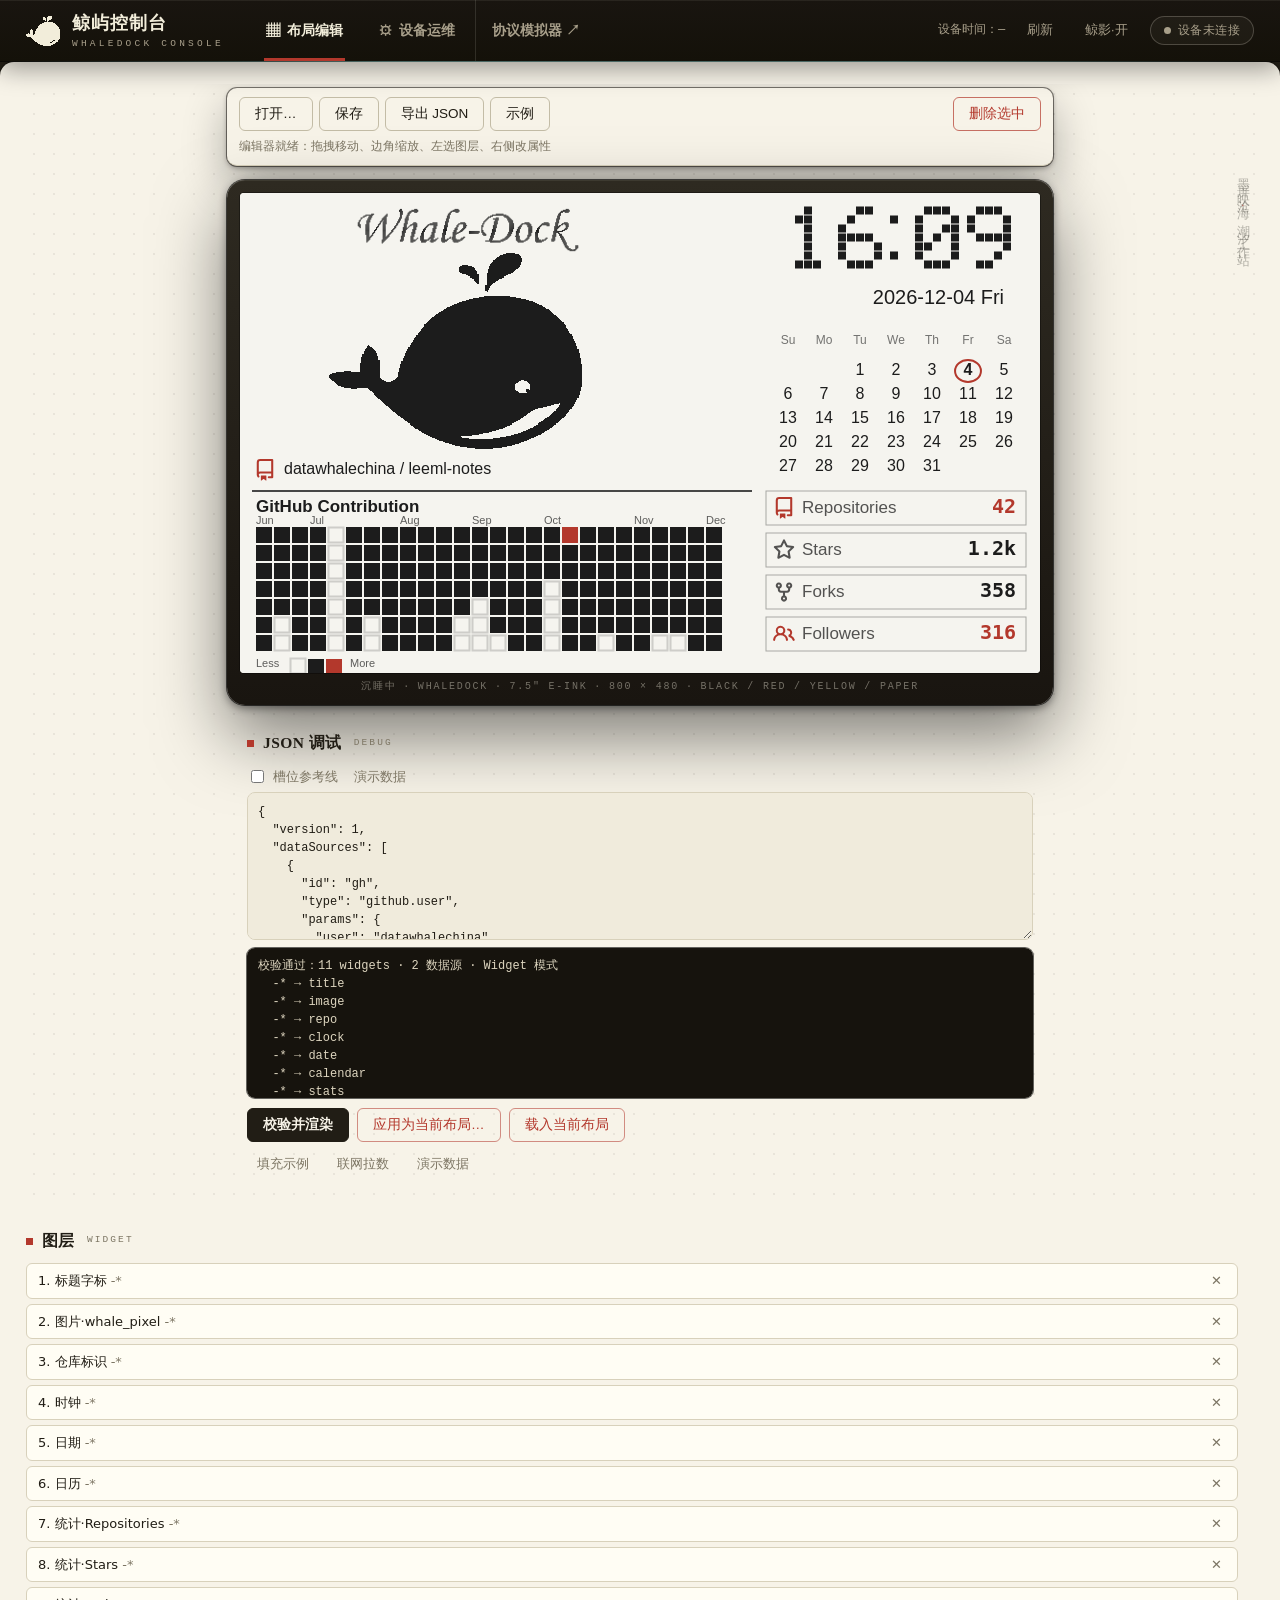
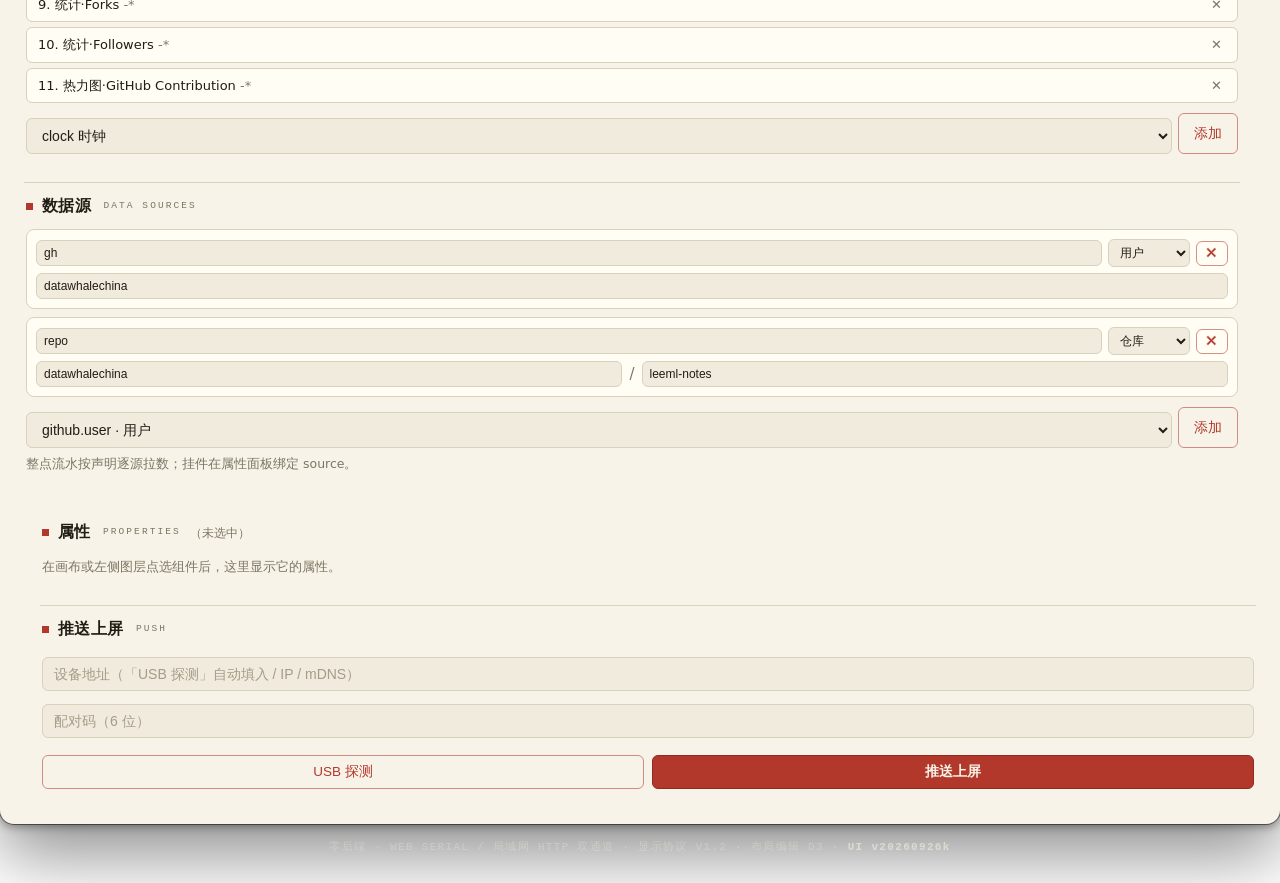
<file: console/index.html>
<!doctype html>
<html lang="zh-CN">
<head>
  <meta charset="utf-8">
  <meta name="viewport" content="width=device-width, initial-scale=1">
  <title>鲸屿 WhaleDock · 控制台</title>
  <link rel="stylesheet" href="css/style.css?v=20260926k">
  <style>
    /* ============ 布局编辑页签（三栏工作台，桌面语言局部样式） ============ */
    #tab-layout { display: flex; gap: 16px; padding: 22px 24px 12px; align-items: flex-start; max-width: 1620px; margin: 0 auto; }

    /* 左栏：图层 + 数据源 */
    #tab-layout .ed-left { width: 240px; flex: none; display: flex; flex-direction: column; gap: 14px; }

    /* 中栏：工作台（真机边框的设备画布直接坐在桌面上） */
    #tab-layout .stage {
      flex: 1; min-width: 0;
      display: flex; flex-direction: column; align-items: center; gap: 14px;
      padding: 4px 0 18px;
    }
    #tab-layout .toolbar {
      width: 100%; max-width: 826px;
      display: flex; gap: 6px; flex-wrap: wrap; align-items: center;
      background: var(--paper); border-radius: 10px;
      padding: 9px 12px;
      box-shadow: 0 0 0 1px rgba(12,9,4,.5), 0 2px 5px rgba(0,0,0,.32), 0 18px 44px rgba(0,0,0,.3);
    }
    #tab-layout .toolbar .spacer { flex: 1; }
    #tab-layout .toolbar #ed-msg { margin: 0; flex-basis: 100%; font-size: 12px; }

    /* 设备画框：整机形态出场（深色边框 + 纸白屏幕 + 铭牌行） */
    #tab-layout .device-frame {
      background: linear-gradient(180deg, #2e2a21, #191510);
      border-radius: 18px; padding: 13px;
      box-shadow: 0 0 0 1px rgba(0,0,0,.65), 0 3px 8px rgba(0,0,0,.45),
                  0 30px 70px rgba(0,0,0,.5), inset 0 1px 0 rgba(243,238,222,.08);
    }
    #tab-layout #holder {
      position: relative; width: 800px; height: 480px;
      background: #fbf9f1; border-radius: 4px;
      box-shadow: 0 0 0 1px rgba(0,0,0,.35);
    }
    #tab-layout #screen { display: block; border-radius: 4px; }
    #tab-layout .device-caption {
      margin-top: 9px; text-align: center;
      font: 10px/1 var(--mono); letter-spacing: .18em;
      color: rgba(243,238,222,.42);
    }
    #tab-layout .slot-hit { position: absolute; border: 1px dashed transparent; cursor: move; }
    #tab-layout .slot-hit:hover { border-color: rgba(179,56,44,.55); }
    #tab-layout .slot-hit.sel { border: 1px solid var(--accent); background: rgba(179,56,44,.05); }

    /* 右栏：属性 / 推送 / JSON 调试 */
    #tab-layout .ed-right { width: 300px; flex: none; display: flex; flex-direction: column; gap: 14px; }

    #tab-layout .layers { list-style: none; margin: 0; padding: 0; display: flex; flex-direction: column; gap: 5px; }
    #tab-layout .layers li {
      padding: 6px 11px; border: 1px solid var(--paper-line); border-radius: 6px; cursor: pointer;
      display: flex; justify-content: space-between; align-items: center; font-size: 13px;
      background: #fffdf4;
    }
    #tab-layout .layers li:hover { border-color: var(--ink); }
    #tab-layout .layers li.sel { border-color: var(--accent); background: rgba(179,56,44,.07); box-shadow: inset 3px 0 0 var(--accent); }
    #tab-layout .layers li .del { color: var(--dim); cursor: pointer; padding: 0 4px; }
    #tab-layout .layers li .del:hover { color: var(--red); }

    #tab-layout .prop-grid { display: grid; grid-template-columns: 72px 1fr; gap: 9px 10px; font-size: 13px; align-items: center; }
    #tab-layout .prop-grid label { color: var(--dim); text-align: right; margin: 0; font-size: 12.5px; }
    #tab-layout .prop-grid input[type=text], #tab-layout .prop-grid input[type=number], #tab-layout .prop-grid select {
      width: 100%; padding: 5px 9px; margin-top: 0; font-size: 13px;
    }
    #tab-layout .ed-actions { display: flex; gap: 8px; flex-wrap: wrap; }
    #tab-layout #prop-empty { margin: 2px 0 0; }
    #tab-layout #props:not(:empty) + #prop-empty { display: none; }

    /* 添加 widget / 数据源 下拉行 */
    #tab-layout .add-bar { display: flex; gap: 6px; margin-top: 10px; }
    #tab-layout .add-bar select { flex: 1; }

    /* 数据源卡（协议 §5） */
    #tab-layout .src-list { display: flex; flex-direction: column; gap: 8px; }
    #tab-layout .src-item { border: 1px solid var(--paper-line); border-radius: 8px; padding: 9px;
                            display: flex; flex-direction: column; gap: 6px; background: #fffdf4; }
    #tab-layout .src-row { display: flex; gap: 6px; align-items: center; }
    #tab-layout .src-row input { flex: 1; min-width: 0; }
    #tab-layout .src-row select { width: 82px; flex: none; }
    #tab-layout .src-row button { flex: none; padding: 4px 8px; }
    #tab-layout .src-item input, #tab-layout .src-item select {
      background: var(--well); color: var(--text); font-size: 12px; margin-top: 0;
      border: 1px solid var(--paper-line); border-radius: 6px; padding: 5px 7px;
    }

    /* JSON 调试卡 */
    #tab-layout #json {
      width: 100%; box-sizing: border-box; resize: vertical; min-height: 120px; margin-top: 4px;
      font: 12px/1.5 var(--mono);
      background: var(--well); color: var(--text);
      border: 1px solid var(--paper-line); border-radius: 8px; padding: 10px;
    }
    #tab-layout #verdict {
      margin: 8px 0 0; max-height: 150px; overflow: auto;
      background: var(--terminal); color: var(--terminal-text);
      border-radius: 8px; padding: 9px 11px;
      box-shadow: 0 0 0 1px rgba(0,0,0,.6);
      font: 12px/1.5 var(--mono); white-space: pre-wrap; word-break: break-all;
    }
    #tab-layout #verdict:empty { display: none; }
    #tab-layout .verdict.ok { color: #7fc9a0; }
    #tab-layout .verdict.bad { color: #e2857b; }

    /* Moveable 控制框主题化（墨黑手柄 + 屏红参考线） */
    .moveable-control { background: var(--ink) !important; border: 2px solid var(--paper) !important;
                        border-radius: 2px !important; width: 10px !important; height: 10px !important;
                        margin-top: -6px !important; margin-left: -6px !important; }
    .moveable-line { background: var(--accent) !important; }

    @media (max-width: 1470px) {
      #tab-layout { flex-direction: column; }
      #tab-layout .stage { order: -1; width: 100%; overflow-x: auto; padding-bottom: 10px; }
      #tab-layout .ed-left, #tab-layout .ed-right { width: 100%; }
    }
  </style>
</head>
<body>

<canvas class="whale-drift" id="driftWhale" aria-hidden="true"></canvas>

<!-- ============ 顶栏：墨带（品牌 / 页签 / 设备状态） ============ -->
<header class="mast">
  <div class="brand">
    <canvas id="brand-whale" width="34" height="30"></canvas>
    <div>
      <div class="brand-name">鲸屿控制台</div>
      <div class="brand-sub">WHALEDOCK CONSOLE</div>
    </div>
  </div>
  <nav class="nav">
    <button type="button" id="tab-layout-btn" class="tab on">▦&ensp;布局编辑</button>
    <button type="button" id="tab-device-btn" class="tab">⚙&ensp;设备运维</button>
    <a class="tab-link" href="simulator.html">协议模拟器 ↗</a>
  </nav>
  <div class="mast-status">
    <span id="dev-time" class="dev-time">设备时间：—</span>
    <button id="btn-time" class="ghost" title="向设备请求当前时间">刷新</button>
    <button id="btn-tide" class="ghost" title="顶栏鲸影：开（52s 一渡）/ 频（26s）/ 关">鲸影·开</button>
    <div id="badge" class="badge off">设备未连接</div>
  </div>
</header>

<!-- ============ 页签一：布局编辑（三栏工作台） ============ -->
<div id="tab-layout" class="tab-panel content">
  <!-- 左栏：图层 + 数据源 -->
  <div class="ed-left">
    <section class="card">
      <h2>图层 <span class="en">WIDGET</span></h2>
      <ul id="layers" class="layers"></ul>
      <div class="add-bar">
        <select id="add-type">
          <option value="clock">clock 时钟</option>
          <option value="date">date 日期</option>
          <option value="calendar">calendar 日历</option>
          <option value="stats">stats 统计</option>
          <option value="barChart">barChart 柱状图</option>
          <option value="heatMap">heatMap 热力图</option>
          <option value="repo">repo 仓库标识</option>
          <option value="title">title 标题字标</option>
          <option value="text">text 文字</option>
          <option value="image">image 图片</option>
        </select>
        <button type="button" id="btn-add" class="flat">添加</button>
      </div>
    </section>
    <section class="card">
      <h2>数据源 <span class="en">DATA SOURCES</span></h2>
      <div id="src-list" class="src-list"></div>
      <div class="add-bar">
        <select id="src-add-type">
          <option value="github.user">github.user · 用户</option>
          <option value="github.repo">github.repo · 仓库</option>
        </select>
        <button type="button" id="btn-src-add" class="flat">添加</button>
      </div>
      <p class="hint">整点流水按声明逐源拉数；挂件在属性面板绑定 source。</p>
    </section>
  </div>

  <!-- 中栏：工作台 -->
  <div class="stage">
    <div class="toolbar">
      <button type="button" id="btn-open">打开…</button>
      <button type="button" id="btn-save">保存</button>
      <button type="button" id="btn-export">导出 JSON</button>
      <button type="button" id="btn-load-sample">示例</button>
      <span class="spacer"></span>
      <button type="button" id="btn-del" class="danger">删除选中</button>
      <div id="ed-msg" class="hint"></div>
    </div>
    <div class="device-frame">
      <div id="holder">
        <canvas id="screen" width="800" height="480"></canvas>
      </div>
      <div class="device-caption"><span id="cap-state">沉睡中</span>&ensp;·&ensp;WHALEDOCK&ensp;·&ensp;7.5″ E-INK&ensp;·&ensp;800 × 480&ensp;·&ensp;BLACK / RED / YELLOW / PAPER</div>
    </div>
    <div class="inscription" aria-hidden="true">墨屏映沧海<i>·</i>潮汐工作站</div>

    <section class="card">
      <h2>JSON 调试 <span class="en">DEBUG</span></h2>
      <div class="row" style="margin-top:0;align-items:center;gap:16px">
        <label class="inline"><input type="checkbox" id="guides"> 槽位参考线</label>
        <span id="data-state" class="hint" style="margin:0">演示数据</span>
      </div>
      <textarea id="json" rows="7" spellcheck="false"></textarea>
      <pre id="verdict" class="fs-content verdict"></pre>
      <div class="row">
        <button type="button" id="btn-render" class="primary">校验并渲染</button>
        <button type="button" id="btn-json-apply" class="flat">应用为当前布局…</button>
        <button type="button" id="btn-json-load" class="flat">载入当前布局</button>
      </div>
      <div class="row">
        <button type="button" id="btn-sample" class="ghost">填充示例</button>
        <button type="button" id="btn-live" class="ghost">联网拉数</button>
        <button type="button" id="btn-demo" class="ghost">演示数据</button>
      </div>
    </section>
  </div>

  <!-- 右栏：属性 / 推送 / JSON 调试 -->
  <div class="ed-right">
    <section class="card">
      <h2>属性 <span class="en">PROPERTIES</span> <span id="prop-title">（未选中）</span></h2>
      <div class="prop-grid" id="props"></div>
      <p class="hint" id="prop-empty">在画布或左侧图层点选组件后，这里显示它的属性。</p>
    </section>

    <section class="card push-card">
      <h2>推送上屏 <span class="en">PUSH</span></h2>
      <div class="row" id="device-row" style="flex-direction:column;align-items:stretch;margin-top:0">
        <input id="dev-addr" type="text" placeholder="设备地址（「USB 探测」自动填入 / IP / mDNS）">
        <input id="dev-key" type="password" maxlength="6" placeholder="配对码（6 位）">
        <div class="row" style="margin-top:0">
          <button type="button" id="btn-probe" class="flat" title="经 USB 串口向设备发 ip 指令，取回 IP 与 mDNS 域名自动填入" style="flex:1">USB 探测</button>
          <button type="button" id="btn-push" style="flex:1">推送上屏</button>
        </div>
      </div>
      <div class="seal" id="push-seal" aria-hidden="true">已<br>上<br>屏</div>
    </section>

  </div>
</div>

<!-- ============ 页签二：设备运维（分区分栏运维台） ============ -->
<main id="tab-device" class="tab-panel content" hidden>

  <div class="zone z-a">01 · 通道 CHANNELS — 串口 / WI-FI / 局域网</div>

  <section class="card c-device">
    <h2>设备连接 <span class="en">SERIAL</span></h2>
    <p class="hint">首次使用点「添加串口…」，按引导选中 <b>USB 串行设备 (COM…)</b> 即可——授权<b>一生只需一次</b>。USB-C 插 DevKitC-1 标 "USB" 的口；连接前关闭占用串口的程序。</p>
    <label id="port-area" hidden>已授权串口
      <select id="port-select"></select>
    </label>
    <div class="row">
      <button id="btn-connect" class="primary">连接设备</button>
      <button id="btn-port-add">添加串口…</button>
      <button id="btn-disconnect" disabled>断开</button>
      <button type="button" id="btn-reboot" class="ghost">重启</button>
    </div>
    <div id="pick-modal" class="modal" hidden>
      <div class="modal-box">
        <h3>浏览器串口授权（仅首次）</h3>
        <p>点「继续」后，浏览器会弹出它自己的串口选择框：<br>选择名称为 <b>USB 串行设备 (COM…)</b> 的端口并点「连接」。<br>这是浏览器的安全机制，授权一次后本页将直接连接，不再出现。</p>
        <div class="row">
          <button id="btn-pick-go" class="primary">继续</button>
          <button id="btn-pick-cancel">取消</button>
        </div>
      </div>
    </div>
  </section>

  <section class="card c-wifi">
    <h2>Wi-Fi 配网 <span class="en">PROVISION</span></h2>
    <div id="wifi-state" class="wifi-state">海里还没有信号——插上 USB 连接设备后，这里显示凭据状态。</div>
    <form id="wifi-form">
      <label>SSID（网络名，2.4GHz）
        <input id="ssid" type="text" placeholder="例如 TP-LINK_5F2A" autocomplete="off" required>
      </label>
      <label>密码
        <input id="pass" type="password" placeholder="WPA 密码，至少 8 位" autocomplete="off" minlength="8" required>
      </label>
      <label class="inline"><input id="show-pass" type="checkbox"> 显示密码</label>
      <p class="hint">SSID / 密码暂不能包含英文逗号（串口 CLI 协议限制）。ESP32-S3 仅支持 2.4GHz。</p>
      <div class="row">
        <button type="submit" class="primary">保存并连接</button>
        <button type="button" id="btn-status">状态查询</button>
        <button type="button" id="btn-scan">扫描周边</button>
        <button type="button" id="btn-clear" class="danger">清除凭据</button>
      </div>
    </form>
    <div id="scan-list" class="scan-list"></div>
  </section>

  <section class="card c-net">
    <h2>局域网设备 <span class="en">HTTP</span><span id="net-badge" class="badge off">未连接</span></h2>
    <p class="hint">串口之外的 Wi-Fi 直连通道（设备自动注册 <b>whaledock-xxxx.local</b>）。状态/流水/OTA/重启均可走网络；日志仍走串口。与串口通道互不干扰，<b>烧录/升级不再需要断开串口</b>。</p>
    <div class="net-left">
      <label>设备地址
        <input id="net-host" type="text" placeholder="whaledock-xxxxxx.local 或 192.168.x.x" autocomplete="off">
      </label>
      <label>设备配对码
        <input id="net-key" type="password" inputmode="numeric" maxlength="6" placeholder="6 位（设备串口输 key 查看）" autocomplete="off">
      </label>
      <div id="net-hint" class="hint" hidden></div>
      <div class="row">
        <button type="button" id="btn-net" class="primary">连接</button>
        <button type="button" id="btn-net-off" disabled>断开</button>
        <button type="button" id="btn-net-refresh" disabled>刷新</button>
      </div>
      <div class="row">
        <button type="button" id="btn-net-pipe" disabled>立即拉取</button>
        <button type="button" id="btn-net-demo" class="flat" disabled>推送测试图</button>
        <button type="button" id="btn-net-ota" class="flat" disabled>升级到最新版</button>
        <button type="button" id="btn-net-reboot" class="danger" disabled>重启…</button>
      </div>
    </div>
    <div id="net-state" class="wifi-state">未连接</div>
  </section>

  <div class="zone z-b">02 · 数据与固件 DATA &amp; FIRMWARE</div>

  <section class="card c-config">
    <h2>兜底数据配置 <span class="en">FALLBACK</span></h2>
    <div id="cfg-state" class="wifi-state">连接设备后显示当前配置</div>
    <form id="cfg-form">
      <label>GitHub 用户 / 组织
        <input id="cfg-user" type="text" placeholder="例如 datawhalechina" autocomplete="off">
      </label>
      <label>仓库（owner/repo，可粘贴完整地址）
        <input id="cfg-repo" type="text" placeholder="例如 datawhalechina/leeml-notes" autocomplete="off">
      </label>
      <label>Token（可选，PAT，限额 60/h → 5000/h）
        <input id="cfg-token" type="password" placeholder="留空 = 不修改；仅存设备，不回显" autocomplete="off">
      </label>
      <label class="inline"><input id="show-token" type="checkbox"> 显示 Token</label>
      <p class="hint">布局未声明数据源时本卡生效；留空的项不修改。日常显示内容由「布局编辑 · 数据源」决定。</p>
      <div class="row">
        <button type="submit" class="primary">保存配置</button>
        <button type="button" id="btn-pipe">立即拉取</button>
        <button type="button" id="btn-cfg-clear-repo" class="danger">清除仓库</button>
        <button type="button" id="btn-cfg-clear-token" class="danger">清除 Token</button>
      </div>
    </form>
  </section>

  <section class="card c-gh">
    <h2>GitHub 数据 <span class="en">GITHUB</span></h2>
    <label>用户 / 组织登录名
      <input id="gh-user" type="text" placeholder="例如 torvalds 或 datawhalechina" autocomplete="off">
    </label>
    <div class="row">
      <button type="button" id="btn-gh-user" class="primary">查询用户</button>
    </div>
    <label>仓库（owner/repo，可粘贴完整地址）
      <input id="gh-repo" type="text" placeholder="例如 datawhalechina/leeml-notes" autocomplete="off">
    </label>
    <div class="row">
      <button type="button" id="btn-gh-repo" class="primary">查询仓库</button>
      <button type="button" id="btn-gh-commits">近 12 周提交</button>
    </div>
    <div id="gh-result" class="wifi-state">尚未查询</div>
    <div id="gh-bars" class="bars"></div>
  </section>

  <section class="card c-ota">
    <h2>固件升级 <span class="en">OTA</span></h2>
    <div id="ota-state" class="wifi-state">当前固件版本：连接后显示</div>
    <label>固件 .bin 直链
      <input id="ota-url" type="text" value="https://github.com/Lion-1209/WhaleDock-Project/releases/latest/download/firmware.bin" autocomplete="off">
    </label>
    <div class="row">
      <button type="button" id="btn-ota" class="primary">开始升级</button>
      <button type="button" id="btn-ota-confirm">确认新固件</button>
      <button type="button" id="btn-ota-rollback" class="danger">回滚…</button>
    </div>
    <div class="progress"><div id="ota-progress"></div></div>
    <p class="hint">写入备用分区 → 重启进入新固件 → 健康运行 90s 自动确认。下载/校验失败不影响当前固件。</p>
  </section>

  <section class="card c-store">
    <h2>存储 <span class="en">LITTLEFS</span></h2>
    <p class="hint">目录可点击进入，文件可点击查看内容（config.json / cache/*.json）。</p>
    <div id="fs-list" class="scan-list"></div>
    <pre id="fs-content" class="fs-content"></pre>
    <div class="row">
      <button type="button" id="btn-fs-refresh" class="primary">刷新文件列表</button>
      <button type="button" id="btn-fs-format" class="danger">格式化…</button>
    </div>
  </section>

  <section class="card c-log log-card">
    <h2>设备日志 <span class="en">DEVICE LOG</span><button type="button" id="btn-log-clear" class="ghost">清空</button></h2>
    <div id="log" class="log"></div>
    <div class="row cmd-row">
      <input id="cmd" type="text" placeholder="输入命令发送到设备，如 help / gh user torvalds，回车发送" autocomplete="off">
      <button id="btn-send">发送</button>
      <label class="inline"><input id="autoscroll" type="checkbox" checked> 自动滚动</label>
    </div>
  </section>
</main>

<footer>零后端 · WEB SERIAL / 局域网 HTTP 双通道 · 显示协议 V1.2 · 布局编辑 D3 · <b style="color:rgba(243,238,222,.6)">UI v20260926k</b></footer>

<!-- 页签切换（hash 记忆：#layout / #device） -->
<script>
  (function () {
    const show = (name) => {
      const isLayout = name !== 'device';
      document.getElementById('tab-layout').hidden = !isLayout;
      document.getElementById('tab-device').hidden = isLayout;
      document.getElementById('tab-layout-btn').classList.toggle('on', isLayout);
      document.getElementById('tab-device-btn').classList.toggle('on', !isLayout);
      if (isLayout && window.__editorOnTabShow) window.__editorOnTabShow();
    };
    const apply = () => show((location.hash || '#layout').replace('#', ''));
    window.addEventListener('hashchange', apply);
    document.getElementById('tab-layout-btn').addEventListener('click', () => { location.hash = 'layout'; });
    document.getElementById('tab-device-btn').addEventListener('click', () => { location.hash = 'device'; });
    apply();
  })();
</script>

<!-- Moveable：拖拽/缩放交互层（MIT，唯一外部依赖，自托管兜底见 README） -->
<script src="vendor/moveable.min.js"></script>

<script src="js/title_art.js?v=20260924c"></script>
<script src="js/whale_art.js?v=20260924"></script>
<script>
  // 鲸鱼 1bpp 位图（whale_pixel，220×192，与设备同源）：通用点绘助手
  // __drawWhaleAt(g, x, y, scale, color) 画到任意 2d 上下文；__drawWhale 整卡封装
  window.__drawWhaleAt = function (g, x, y, scale, color) {
    const art = window.WHALE_ART;
    if (!art) return;
    const b = Uint8Array.from(atob(art.data), (ch) => ch.charCodeAt(0));
    const stride = (art.w + 7) >> 3;
    g.fillStyle = color;
    for (let yy = 0; yy < art.h; yy++)
      for (let xx = 0; xx < art.w; xx++)
        if (b[yy * stride + (xx >> 3)] & (0x80 >> (xx & 7)))
          g.fillRect(x + Math.floor(xx * scale), y + Math.floor(yy * scale),
                     Math.max(1, Math.ceil(scale)), Math.max(1, Math.ceil(scale)));
  };
  window.__drawWhale = function (canvas, scale, color) {
    canvas.width = Math.ceil(220 * scale); canvas.height = Math.ceil(192 * scale);
    window.__drawWhaleAt(canvas.getContext('2d'), 0, 0, scale, color);
  };
  // 顶栏品牌位：墨带上以纸色点绘（墨的负片）
  window.__drawWhale(document.getElementById('brand-whale'), 34 / 220, '#f2edda');
  // 鲸影穿行（潮汐）：默认 rare 52s 一渡，可切 often/off；reduced-motion 由 CSS 静默
  (function () {
    const btn = document.getElementById('btn-tide');
    const w = document.getElementById('driftWhale');
    if (!btn || !w) return;
    window.__drawWhale(w, 0.5, 'rgba(35,34,28,.9)');
    const apply = () => {
      const mode = localStorage.getItem('whaledock.tide') || 'rare';
      btn.textContent = '鲸影·' + (mode === 'off' ? '关' : mode === 'often' ? '频' : '开');
      w.style.display = mode === 'off' ? 'none' : '';
      w.style.animationDuration = mode === 'often' ? '26s' : '52s';
    };
    btn.addEventListener('click', () => {
      const cur = localStorage.getItem('whaledock.tide') || 'rare';
      localStorage.setItem('whaledock.tide', cur === 'rare' ? 'off' : cur === 'off' ? 'often' : 'rare');
      apply();
    });
    apply();
  })();
</script>
<script src="js/sim.js?v=20260926c"></script>
<script src="js/editor.js?v=20260926i"></script>
<script type="module" src="js/app.js?v=20260925e"></script>
</body>
</html>
</file>
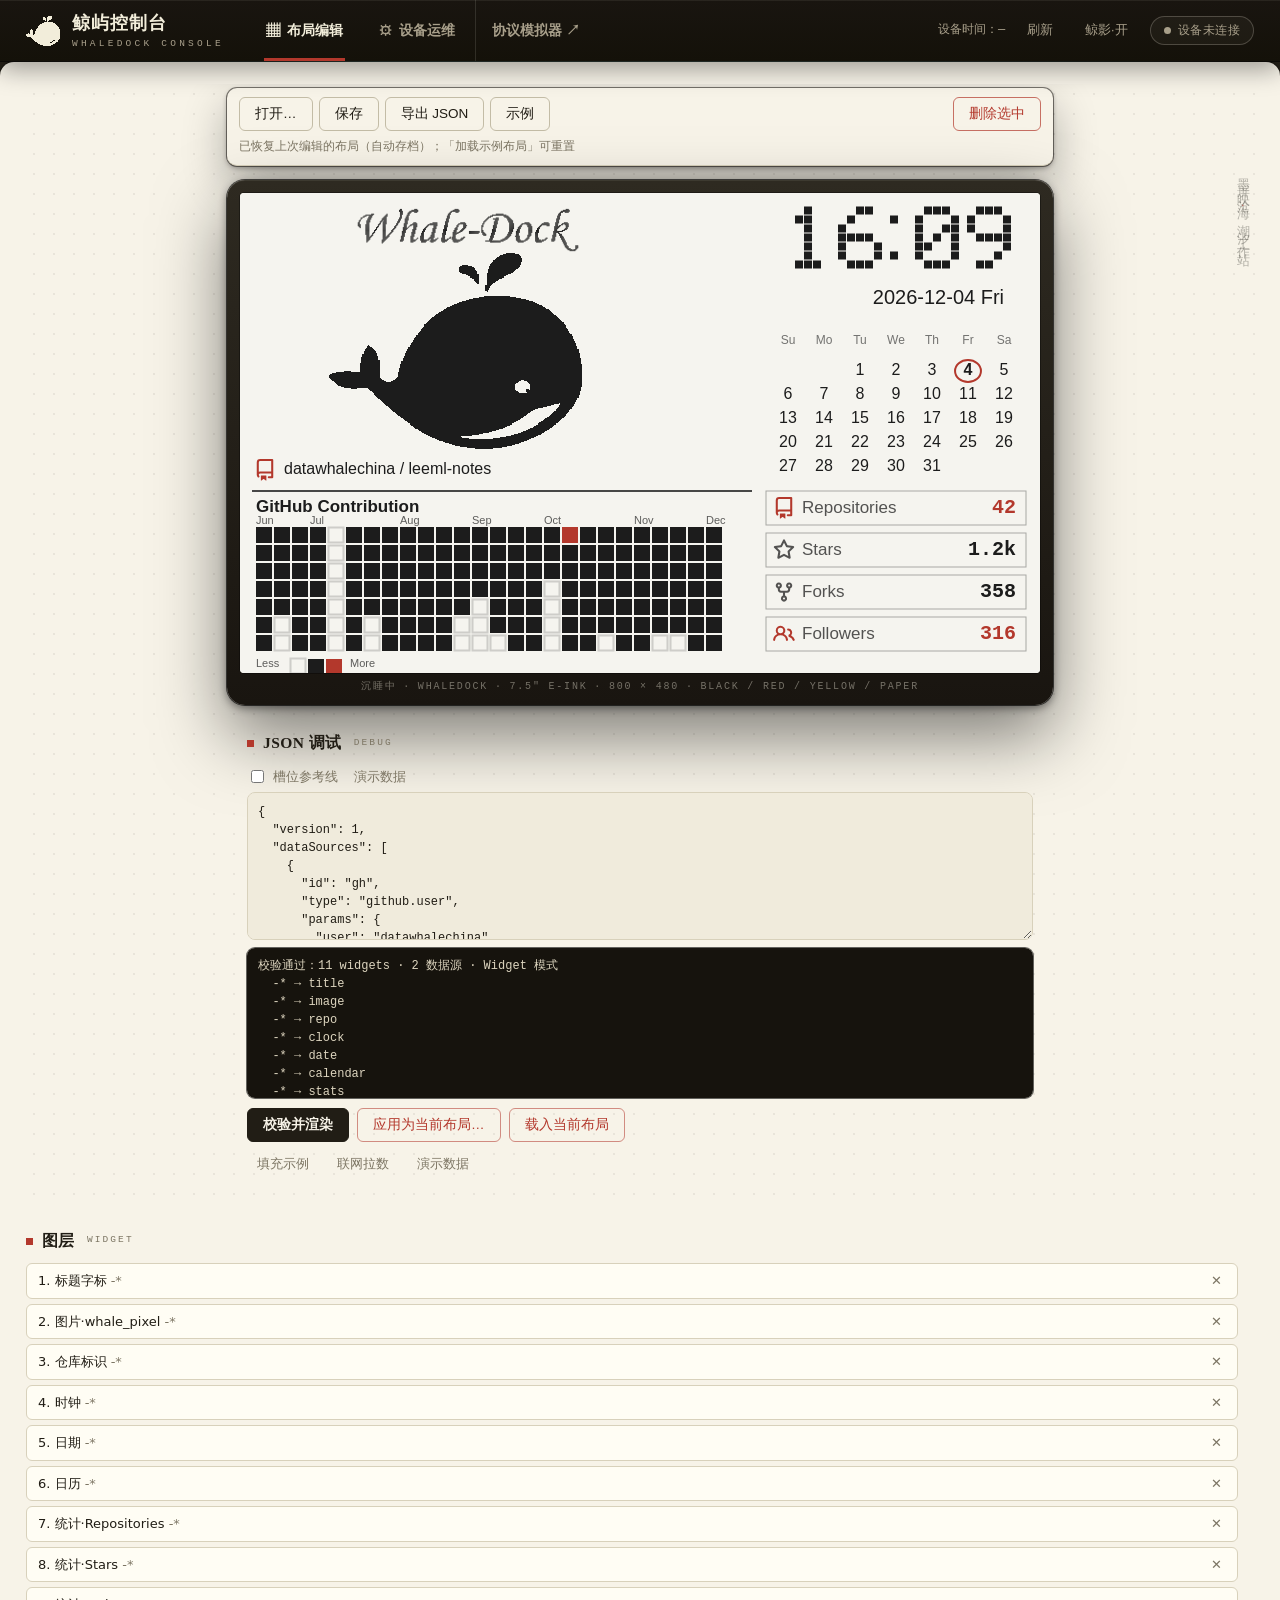
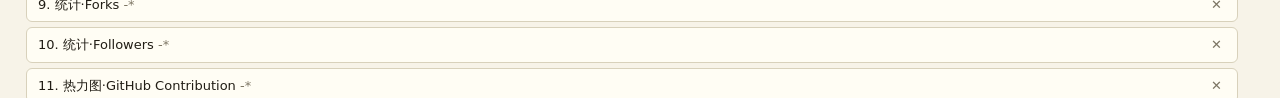
<file: console/editor.html>
<!doctype html>
<html lang="zh-CN">
<head>
<meta charset="utf-8">
<title>鲸屿 WhaleDock · 布局编辑器（已并入控制台）</title>
<meta http-equiv="refresh" content="0; url=index.html#layout">
<link rel="canonical" href="index.html#layout">
</head>
<body style="background:#0f1419;color:#d8e1ea;font-family:'Segoe UI','Microsoft YaHei',sans-serif;padding:40px">
  <p>布局编辑器已并入控制台（index.html · 「布局编辑」页签），正在跳转…
  <a href="index.html#layout" style="color:#4da3ff">手动前往 →</a></p>
</body>
</html>
</file>
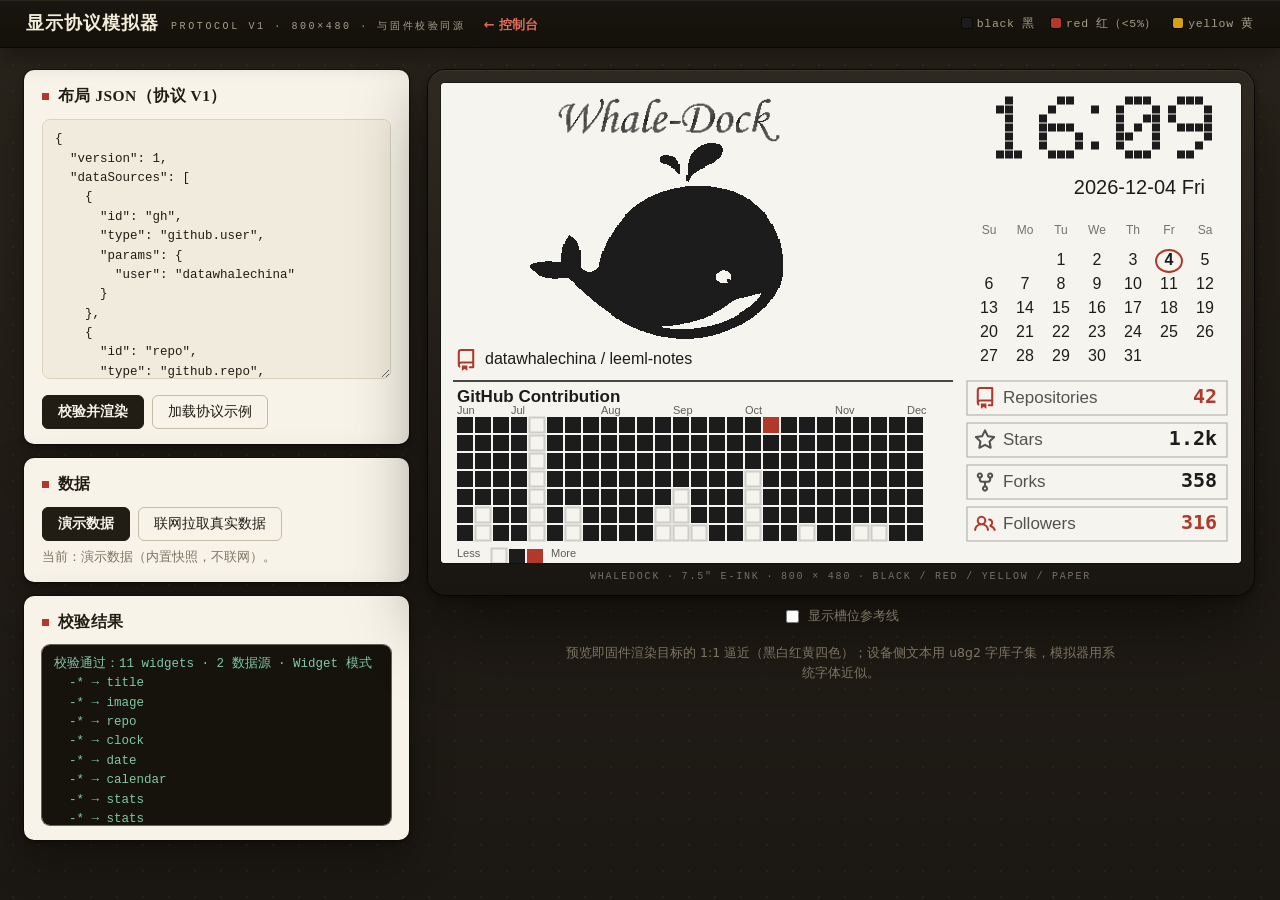
<file: console/simulator.html>
<!doctype html>
<html lang="zh-CN">
<head>
  <meta charset="utf-8">
  <meta name="viewport" content="width=device-width, initial-scale=1">
  <title>鲸屿 WhaleDock · 显示协议 v1 模拟器</title>
  <style>
    /* 「桌面」语言（与 css/style.css 同源的自包含版） */
    :root {
      --desk-hi: #2a251c; --desk-lo: #1b1712;
      --dark-dim: #a89f8a; --dark-line: rgba(243, 238, 222, .13);
      --paper: #f7f3e8; --well: #f0ebdc; --paper-line: #d8d1bb;
      --ink: #211d15; --text: #211d15; --dim: #7c7563;
      --accent: #b3382c; --red: #b3382c; --red-deep: #8f2a20;
      --yellow: #d4a017; --green: #3d7a58;
      --terminal: #16130d; --terminal-text: #ddd5bf;
      --mono: "Cascadia Mono", Consolas, "Courier New", monospace;
      --serif: Georgia, "Times New Roman", "STZhongsong", "SimSun", "Songti SC", "Noto Serif CJK SC", serif;
      color-scheme: light;
    }
    * { box-sizing: border-box; }
    body {
      margin: 0; color: var(--text);
      font: 15px/1.65 "Segoe UI", "Microsoft YaHei", system-ui, sans-serif;
      background:
        radial-gradient(rgba(243, 238, 222, .045) 1px, transparent 1px) 0 0 / 26px 26px,
        linear-gradient(180deg, var(--desk-hi), var(--desk-lo));
      background-attachment: fixed;
      min-height: 100vh;
    }
    ::selection { background: var(--yellow); color: var(--ink); }

    header {
      position: sticky; top: 0; z-index: 5;
      display: flex; align-items: center; justify-content: space-between;
      flex-wrap: wrap; gap: 8px 18px;
      padding: 12px 26px;
      background: linear-gradient(180deg, #191510, #141109);
      border-bottom: 1px solid #0b0906;
      box-shadow: 0 1px 0 rgba(243, 238, 222, .07) inset, 0 8px 24px rgba(0, 0, 0, .35);
    }
    h1 { display: flex; align-items: baseline; gap: 12px; margin: 0; }
    h1 .t { font: 700 18px/1.3 var(--serif); color: #f2edda; letter-spacing: 1px; }
    h1 small { font: 500 10px/1 var(--mono); color: var(--dark-dim); letter-spacing: .26em; }
    h1 a { color: #e06a5c; text-decoration: none; font-size: 13px; margin-left: 6px; }
    h1 a:hover { color: #f2edda; }
    .legend { display: flex; gap: 16px; color: var(--dark-dim); font: 11.5px/1 var(--mono); letter-spacing: .06em; }
    .legend i { display: inline-block; width: 10px; height: 10px;
                border-radius: 2px; margin-right: 5px; vertical-align: -1px;
                box-shadow: 0 0 0 1px rgba(0, 0, 0, .5); }

    .wrap { display: flex; gap: 16px; padding: 22px 24px 34px; align-items: flex-start; flex-wrap: wrap; max-width: 1620px; margin: 0 auto; }
    .panel {
      background: var(--paper); border-radius: 10px; padding: 16px 18px 15px;
      box-shadow: 0 0 0 1px rgba(12, 9, 4, .5), 0 2px 5px rgba(0, 0, 0, .32), 0 18px 44px rgba(0, 0, 0, .3);
    }
    h2 { display: flex; align-items: center; gap: 9px;
         font: 700 15.5px/1.35 var(--serif); letter-spacing: .03em;
         margin: 0 0 12px; }
    h2::before { content: ''; width: 7px; height: 7px; background: var(--accent); flex: none; }
    .left { flex: 1 1 380px; min-width: 320px; display: flex; flex-direction: column; gap: 14px; }
    .right { flex: 1 1 auto; min-width: 0; display: flex; }

    textarea {
      width: 100%; height: 260px; padding: 10px 12px; resize: vertical;
      background: var(--well); color: var(--text);
      border: 1px solid var(--paper-line); border-radius: 8px;
      font: 12.5px/1.55 var(--mono);
    }
    textarea:focus { outline: 2px solid rgba(212, 160, 23, .55); border-color: var(--ink); }
    .row { display: flex; gap: 8px; flex-wrap: wrap; align-items: center; margin-top: 8px; }
    button {
      padding: 7px 15px; background: var(--paper); color: var(--text);
      border: 1px solid #c3bca6; border-radius: 6px;
      font-size: 13.5px; cursor: pointer;
      transition: border-color .12s, background .12s;
    }
    button:hover:not(:disabled) { border-color: var(--ink); background: #fffdf4; }
    button:disabled { opacity: 0.4; cursor: not-allowed; }
    button.primary { background: var(--ink); border-color: var(--ink); color: var(--paper); font-weight: 600; }
    button.primary:hover:not(:disabled) { background: #000; }
    .hint { color: var(--dim); font-size: 12.5px; margin: 6px 0 0; line-height: 1.6; }

    .verdict {
      font: 12.5px/1.55 var(--mono);
      padding: 10px 12px; border-radius: 8px;
      background: var(--terminal); color: var(--terminal-text);
      box-shadow: 0 0 0 1px rgba(0, 0, 0, .6);
      white-space: pre-wrap; max-height: 180px; overflow-y: auto;
    }
    .verdict.ok { color: #7fc9a0; }
    .verdict.bad { color: #e2857b; }

    .stage { flex: 1; display: flex; flex-direction: column; gap: 10px; align-items: center; width: 100%; }
    .device-frame {
      background: linear-gradient(180deg, #2e2a21, #191510);
      border-radius: 18px; padding: 13px;
      box-shadow: 0 0 0 1px rgba(0,0,0,.65), 0 3px 8px rgba(0,0,0,.45),
                  0 30px 70px rgba(0,0,0,.5), inset 0 1px 0 rgba(243,238,222,.08);
    }
    canvas { display: block; background: #fbf9f1; border-radius: 4px;
             box-shadow: 0 0 0 1px rgba(0,0,0,.35); max-width: 100%; }
    .device-caption {
      margin-top: 9px; text-align: center;
      font: 10px/1 var(--mono); letter-spacing: .18em;
      color: rgba(243, 238, 222, .42);
    }
    label.inline { display: inline-flex; align-items: center; gap: 6px;
                   color: var(--dim); font-size: 13px; }
    input[type="checkbox"] { accent-color: var(--accent); }
  </style>
</head>
<body>
  <header>
    <h1><span class="t">显示协议模拟器</span><small>PROTOCOL V1 · 800×480 · 与固件校验同源</small><a href="./">← 控制台</a></h1>
    <div class="legend">
      <span><i style="background:#1c1c1c"></i>black 黑</span>
      <span><i style="background:#b3382c"></i>red 红（&lt;5%）</span>
      <span><i style="background:#d4a017"></i>yellow 黄</span>
    </div>
  </header>

  <div class="wrap">
    <div class="left">
      <section class="panel">
        <h2>布局 JSON（协议 V1）</h2>
        <textarea id="json" spellcheck="false" placeholder="粘贴布局 JSON，或点「加载协议示例」"></textarea>
        <div class="row">
          <button id="btn-render" class="primary">校验并渲染</button>
          <button id="btn-sample">加载协议示例</button>
        </div>
      </section>

      <section class="panel">
        <h2>数据</h2>
        <div class="row" style="margin-top:0">
          <button id="btn-demo" class="primary">演示数据</button>
          <button id="btn-live">联网拉取真实数据</button>
        </div>
        <p class="hint" id="data-state">当前：演示数据（内置快照，不联网）。</p>
      </section>

      <section class="panel">
        <h2>校验结果</h2>
        <div id="verdict" class="verdict">等待校验。</div>
      </section>
    </div>

    <div class="right">
      <section class="stage">
        <div class="device-frame">
          <canvas id="screen" width="800" height="480"></canvas>
          <div class="device-caption">WHALEDOCK&ensp;·&ensp;7.5″ E-INK&ensp;·&ensp;800 × 480&ensp;·&ensp;BLACK / RED / YELLOW / PAPER</div>
        </div>
        <label class="inline"><input id="guides" type="checkbox"> 显示槽位参考线</label>
        <p class="hint" style="max-width:560px;text-align:center">预览即固件渲染目标的 1:1 逼近（黑白红黄四色）；设备侧文本用 u8g2 字库子集，模拟器用系统字体近似。</p>
      </section>
    </div>
  </div>

  <script src="js/title_art.js?v=20260924"></script>
  <script src="js/whale_art.js?v=20260924"></script>
  <script type="module" src="js/sim.js?v=20260926c"></script>
</body>
</html>
</file>
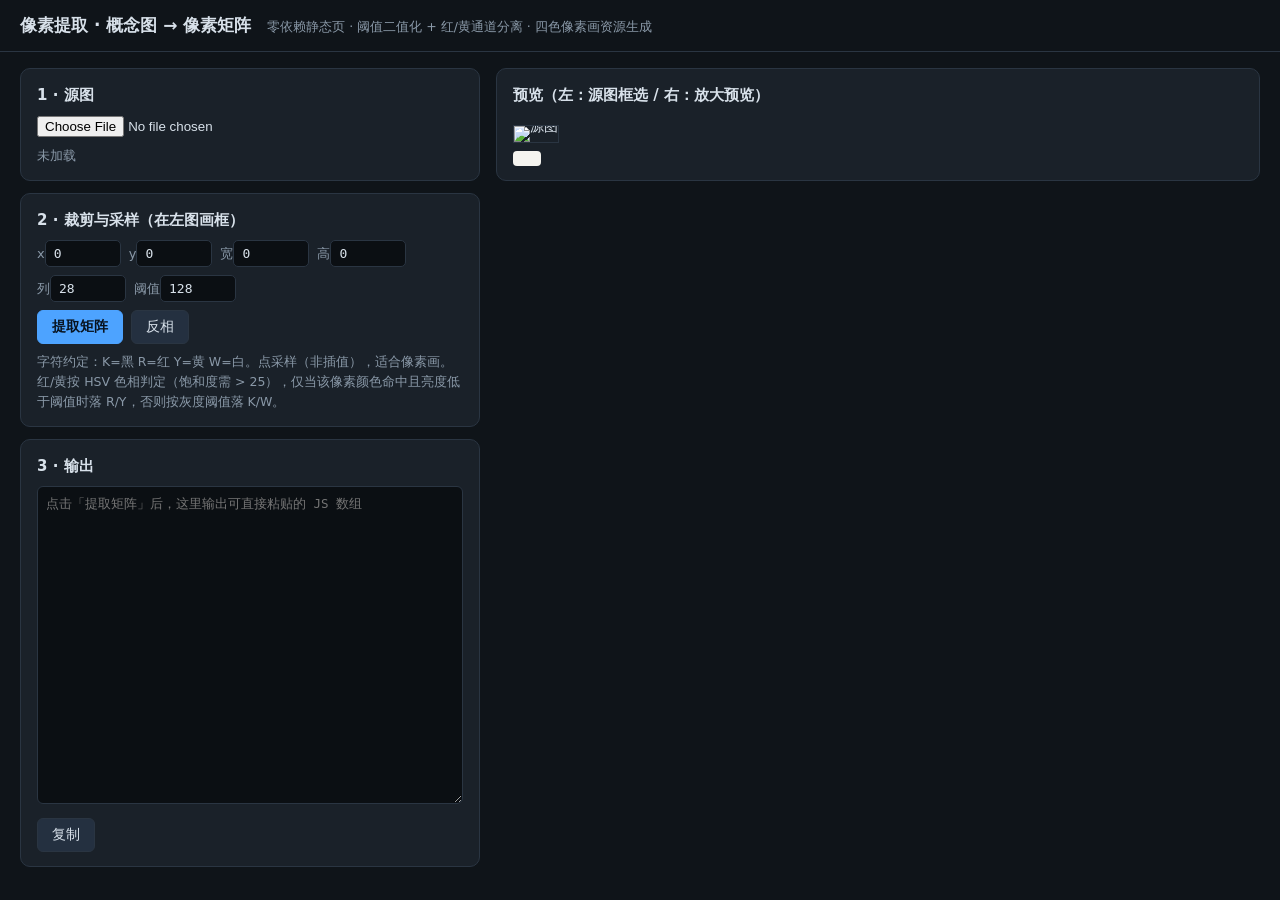
<file: tools/pixelize.html>
<!doctype html>
<html lang="zh-CN">
<head>
  <meta charset="utf-8">
  <meta name="viewport" content="width=device-width, initial-scale=1">
  <title>像素提取 · 概念图 → 像素矩阵</title>
  <style>
    :root {
      --bg: #0f1419; --card: #1a2129; --border: #2a3542;
      --text: #d8e1ea; --dim: #8a99a8; --accent: #4da3ff;
    }
    * { box-sizing: border-box; }
    body { margin: 0; background: var(--bg); color: var(--text);
           font: 14px/1.6 "Segoe UI", "Microsoft YaHei", system-ui, sans-serif; }
    header { padding: 12px 20px; border-bottom: 1px solid var(--border); }
    h1 { font-size: 17px; margin: 0; }
    h1 small { color: var(--dim); font-weight: 400; margin-left: 10px; font-size: 12.5px; }
    .wrap { display: flex; gap: 16px; padding: 16px 20px 32px; align-items: flex-start;
            flex-wrap: wrap; }
    .panel { background: var(--card); border: 1px solid var(--border);
             border-radius: 10px; padding: 14px 16px; }
    .left { flex: 0 0 460px; display: flex; flex-direction: column; gap: 12px; }
    .right { flex: 1 1 420px; min-width: 360px; }
    button { padding: 7px 14px; background: #243040; color: var(--text);
             border: 1px solid var(--border); border-radius: 6px;
             font-size: 13.5px; cursor: pointer; }
    button:hover:not(:disabled) { border-color: var(--accent); }
    button.primary { background: var(--accent); border-color: var(--accent);
                     color: #08131f; font-weight: 600; }
    button:disabled { opacity: 0.45; cursor: not-allowed; }
    .row { display: flex; gap: 8px; flex-wrap: wrap; align-items: center; margin-top: 8px; }
    label { color: var(--dim); font-size: 13px; }
    input[type="number"] { width: 76px; padding: 5px 8px; background: #0b0f13;
      color: var(--text); border: 1px solid var(--border); border-radius: 5px;
      font: 13px Consolas, monospace; }
    .hint { color: var(--dim); font-size: 12.5px; margin: 8px 0 0; }
    textarea { width: 100%; background: #0b0f13; color: var(--text);
      border: 1px solid var(--border); border-radius: 6px;
      font: 12.5px/1.5 Consolas, monospace; padding: 8px; resize: vertical; }
    #stage { position: relative; display: inline-block; line-height: 0;
             border: 1px solid var(--border); }
    #src { max-width: 100%; image-rendering: pixelated; cursor: crosshair; }
    #overlay { position: absolute; inset: 0; }
    .sel { position: absolute; border: 1px dashed var(--accent);
           background: rgba(77,163,255,0.12); pointer-events: none; }
    #preview { image-rendering: pixelated; max-width: 100%; background: #f5f4ef;
               border-radius: 4px; display: block; }
  </style>
</head>
<body>
  <header>
    <h1>像素提取 · 概念图 → 像素矩阵 <small>零依赖静态页 · 阈值二值化 + 红/黄通道分离 · 四色像素画资源生成</small>
  </header>

  <div class="wrap">
    <div class="left">
      <section class="panel">
        <h2 style="margin:0 0 8px;font-size:15px">1 · 源图</h2>
        <input type="file" id="file" accept="image/*">
        <p class="hint" id="srcinfo">未加载</p>
      </section>

      <section class="panel">
        <h2 style="margin:0 0 8px;font-size:15px">2 · 裁剪与采样（在左图画框）</h2>
        <div class="row" style="margin-top:0">
          <label>x<input type="number" id="cx" value="0"></label>
          <label>y<input type="number" id="cy" value="0"></label>
          <label>宽<input type="number" id="cw" value="0"></label>
          <label>高<input type="number" id="ch" value="0"></label>
          <label>列<input type="number" id="cols" value="28"></label>
          <label>阈值<input type="number" id="th" value="128" min="0" max="255"></label>
        </div>
        <div class="row">
          <button id="btn-run" class="primary">提取矩阵</button>
          <button id="btn-inv">反相</button>
        </div>
        <p class="hint">字符约定：K=黑 R=红 Y=黄 W=白。点采样（非插值），适合像素画。
          红/黄按 HSV 色相判定（饱和度需 &gt; 25），仅当该像素颜色命中且亮度低于阈值时落 R/Y，否则按灰度阈值落 K/W。</p>
      </section>

      <section class="panel">
        <h2 style="margin:0 0 8px;font-size:15px">3 · 输出</h2>
        <textarea id="out" rows="16" spellcheck="false" placeholder="点击「提取矩阵」后，这里输出可直接粘贴的 JS 数组"></textarea>
        <div class="row">
          <button id="btn-copy">复制</button>
        </div>
      </section>
    </div>

    <div class="right">
      <section class="panel">
        <h2 style="margin:0 0 8px;font-size:15px">预览（左：源图框选 / 右：放大预览）</h2>
        <div id="stage">
          <img id="src" alt="源图">
          <canvas id="overlay"></canvas>
        </div>
        <div class="row">
          <canvas id="preview" width="28" height="15"></canvas>
        </div>
      </section>
    </div>
  </div>

  <script>
    const $ = (id) => document.getElementById(id);
    const params = new URLSearchParams(location.search);
    const img = $('src'), overlay = $('overlay'), octx = overlay.getContext('2d');
    let scale = 1; // 显示尺寸 / 原始尺寸

    function loadSrc(src, name) {
      img.onload = () => {
        const dispW = Math.min(img.naturalWidth, 900);
        scale = dispW / img.naturalWidth;
        img.style.width = dispW + 'px';
        overlay.width = dispW; overlay.height = Math.round(img.naturalHeight * scale);
        $('srcinfo').textContent = `${name} · ${img.naturalWidth}×${img.naturalHeight}px（显示缩放 ${scale.toFixed(2)}×）`;
        setCrop(0, 0, img.naturalWidth, img.naturalHeight);
      };
      img.src = src;
    }

    // 默认源：?src= 指定（HTTP 服务下的相对路径）；否则手动选文件
    if (params.get('src')) loadSrc(params.get('src'), decodeURIComponent(params.get('src')));
    $('file').addEventListener('change', (e) => {
      const f = e.target.files[0];
      if (f) loadSrc(URL.createObjectURL(f), f.name);
    });

    function setCrop(x, y, w, h) {
      $('cx').value = Math.round(x); $('cy').value = Math.round(y);
      $('cw').value = Math.round(w); $('ch').value = Math.round(h);
      drawSel();
    }
    function drawSel() {
      const x = +$('cx').value * scale, y = +$('cy').value * scale;
      const w = +$('cw').value * scale, h = +$('ch').value * scale;
      octx.clearRect(0, 0, overlay.width, overlay.height);
      if (gridOn) {
        // 50px 细网格 + 100px 粗网格与坐标标签（原图像素）
        octx.strokeStyle = 'rgba(255,80,80,0.35)'; octx.lineWidth = 1;
        octx.fillStyle = 'rgba(255,80,80,0.85)'; octx.font = '10px monospace';
        octx.textAlign = 'left'; octx.textBaseline = 'top';
        const W = img.naturalWidth, H = img.naturalHeight;
        for (let gx = 100; gx < W; gx += 100) {
          octx.beginPath(); octx.moveTo(gx * scale + 0.5, 0); octx.lineTo(gx * scale + 0.5, H * scale); octx.stroke();
          octx.fillText(String(gx), gx * scale + 2, 2);
        }
        for (let gy = 100; gy < H; gy += 100) {
          octx.beginPath(); octx.moveTo(0, gy * scale + 0.5); octx.lineTo(W * scale, gy * scale + 0.5); octx.stroke();
          octx.fillText(String(gy), 2, gy * scale + 2);
        }
      }
      octx.strokeStyle = '#4da3ff'; octx.lineWidth = 1; octx.setLineDash([5, 4]);
      octx.strokeRect(x, y, w, h);
      octx.setLineDash([]);
      octx.fillStyle = '#4da3ff'; octx.font = '12px sans-serif';
      octx.fillText(`${$('cw').value}×${$('ch').value} → ${$('cols').value}列`, x + 4, Math.max(12, y - 5));
    }
    let gridOn = params.has('grid');
    ['cx', 'cy', 'cw', 'ch', 'cols'].forEach((id) => $(id).addEventListener('input', drawSel));

    // 拖拽框选（源图像素坐标）
    let drag = null;
    overlay.addEventListener('pointerdown', (e) => {
      const r = overlay.getBoundingClientRect();
      const ox = (e.clientX - r.left) / scale, oy = (e.clientY - r.top) / scale;
      drag = { ox, oy };
      overlay.setPointerCapture(e.pointerId);
    });
    overlay.addEventListener('pointermove', (e) => {
      if (!drag) return;
      const r = overlay.getBoundingClientRect();
      const mx = (e.clientX - r.left) / scale, my = (e.clientY - r.top) / scale;
      const x = Math.min(drag.ox, mx), y = Math.min(drag.oy, my);
      setCrop(Math.round(x), Math.round(y), Math.round(Math.abs(mx - drag.ox)), Math.round(Math.abs(my - drag.oy)));
    });
    overlay.addEventListener('pointerup', () => { drag = null; });

    let invert = false;
    $('btn-inv').addEventListener('click', () => { invert = !invert; run(); });

    function rgb2hsv(r, g, b) {
      r /= 255; g /= 255; b /= 255;
      const mx = Math.max(r, g, b), mn = Math.min(r, g, b), d = mx - mn;
      let h = 0;
      if (d) {
        if (mx === r) h = ((g - b) / d + (g < b ? 6 : 0)) * 60;
        else if (mx === g) h = ((b - r) / d + 2) * 60;
        else h = ((r - g) / d + 4) * 60;
      }
      return [h, mx ? d / mx : 0, mx];
    }

    function extract() {
      const x = +$('cx').value, y = +$('cy').value, w = +$('cw').value, h = +$('ch').value;
      const cols = +$('cols').value, th = +$('th').value;
      if (!img.naturalWidth || w <= 0 || h <= 0 || cols <= 0) return null;
      const rows = Math.max(1, Math.round(h / (w / cols)));
      const cv = document.createElement('canvas');
      cv.width = w; cv.height = h;
      const c = cv.getContext('2d', { willReadFrequently: true });
      c.drawImage(img, x, y, w, h, 0, 0, w, h);
      const d = c.getImageData(0, 0, w, h).data;
      const gray = (px, py) => {
        const sx = Math.min(w - 1, Math.floor((px + 0.5) / cols * w));
        const sy = Math.min(h - 1, Math.floor((py + 0.5) / rows * h));
        const i = (sy * w + sx) * 4;
        const [hh, ss, vv] = rgb2hsv(d[i], d[i + 1], d[i + 2]);
        return { i, h: hh, s: ss, v: vv };
      };
      const M = [];
      for (let py = 0; py < rows; py++) {
        const line = [];
        for (let px = 0; px < cols; px++) {
          const p = gray(px, py);
          const lum = 0.299 * d[p.i] + 0.587 * d[p.i + 1] + 0.114 * d[p.i + 2];
          const dark = invert ? lum > th : lum < th;
          // 彩色命中：红/黄（排除纸底 ~245 与屏幕底 ~213，暗墨迹优先）
          const red = p.s > 0.25 && (p.h < 20 || p.h > 340) && lum < 205;
          const yellow = p.s > 0.25 && p.h >= 35 && p.h <= 75 && lum < 205;
          line.push(red ? 'R' : yellow ? 'Y' : dark ? 'K' : '.');
        }
        M.push(line.join(''));
      }
      return { M, cols, rows };
    }

    function run() {
      const r = extract();
      if (!r) return;
      $('out').value =
        `// ${r.cols}×${r.rows} · 源 [${$('cx').value},${$('cy').value},${$('cw').value},${$('ch').value}] · 阈值${$('th').value}${invert ? ' · 反相' : ''}\n` +
        r.M.map((l) => `  '${l}',`).join('\n');
      const pv = $('preview');
      pv.width = r.cols; pv.height = r.rows;
      const pc = pv.getContext('2d');
      const COL = { K: '#1c1c1c', R: '#b3382c', Y: '#d4a017' };
      r.M.forEach((line, y) => [...line].forEach((ch, x) => {
        pc.fillStyle = COL[ch] || '#f5f4ef';
        pc.fillRect(x, y, 1, 1);
      }));
      pv.style.width = Math.min(420, r.cols * 12) + 'px';
    }
    $('btn-run').addEventListener('click', run);
    $('btn-copy').addEventListener('click', async () => {
      await navigator.clipboard.writeText($('out').value);
      $('btn-copy').textContent = '已复制';
      setTimeout(() => ($('btn-copy').textContent = '复制'), 900);
    });
  </script>
</body>
</html>
</file>
<file: console/css/style.css>
/* ============================================================
   鲸屿 WhaleDock · 控制台设计系统「桌面」
   控制台长成设备周围的那张桌子：
   深墨桌面（暖黑，机身边框的同族色）上摆纸白面板，
   设备画布以真机边框形态出场；屏红只做印章式强调，
   屏黄做焦点环，标题走印刷衬线，地址与日志走等宽字。
   类名契约（app.js/editor.js/sim.js 以 id+class 绑定）全部保留。
   ============================================================ */

:root {
  /* 桌面（深墨） */
  --desk-hi: #2a251c;
  --desk-lo: #1b1712;
  --dark-dim: #a89f8a;            /* 暗面上的退墨字 */
  --dark-line: rgba(243, 238, 222, .13);
  /* 纸面（面板） */
  --paper: #f7f3e8;
  --well: #f0ebdc;                /* 输入井 / 状态井 */
  --paper-line: #d8d1bb;          /* 纸面发丝线 */
  --ink: #211d15;
  --text: #211d15;
  --dim: #7c7563;
  /* 屏上四色的克制取用 */
  --accent: #b3382c;              /* 屏红：印章/激活/数据 */
  --red: #b3382c;
  --red-deep: #8f2a20;
  --yellow: #d4a017;              /* 屏黄：焦点环 */
  --green: #3d7a58;
  --teal: #3d7a86;
  --orange: #a8760f;
  /* 终端（墨底纸字） */
  --terminal: #16130d;
  --terminal-text: #ddd5bf;
  --mono: "Cascadia Mono", Consolas, "Courier New", monospace;
  --serif: Georgia, "Times New Roman", "STZhongsong", "SimSun", "Songti SC", "Noto Serif CJK SC", serif;
  color-scheme: light;
}

* { box-sizing: border-box; }

body {
  margin: 0;
  color: var(--text);
  font: 15px/1.65 "Segoe UI", "Microsoft YaHei", system-ui, sans-serif;
  font-variant-numeric: tabular-nums;
  background:
    radial-gradient(rgba(243, 238, 222, .045) 1px, transparent 1px) 0 0 / 26px 26px,
    linear-gradient(180deg, var(--desk-hi), var(--desk-lo));
  background-attachment: fixed;
  min-height: 100vh;
}

::selection { background: var(--yellow); color: var(--ink); }

/* ============ 顶栏：墨带（品牌 / 页签 / 设备状态） ============ */
.mast {
  display: flex; align-items: center; gap: 26px;
  padding: 0 26px; min-height: 62px;
  background: linear-gradient(180deg, #191510, #141109);
  border-bottom: 1px solid #0b0906;
  box-shadow: 0 1px 0 rgba(243, 238, 222, .07) inset, 0 8px 24px rgba(0, 0, 0, .35);
  position: sticky; top: 0; z-index: 20;
  flex-wrap: wrap;
}

.brand { display: flex; align-items: center; gap: 12px; padding: 10px 0; }
.brand canvas { flex: none; image-rendering: pixelated; }
.brand-name {
  font: 700 18px/1.2 var(--serif);
  color: #f2edda; letter-spacing: 1px;
}
.brand-sub {
  font: 500 9.5px/1 var(--mono);
  color: var(--dark-dim); letter-spacing: .34em; margin-top: 4px;
}

.nav { display: flex; align-items: stretch; gap: 4px; align-self: stretch; }
.nav .tab, .nav .tab-link {
  display: flex; align-items: center;
  padding: 0 16px; border: none; background: transparent;
  color: var(--dark-dim);
  font: 600 13.5px/1 "Segoe UI", "Microsoft YaHei", sans-serif;
  cursor: pointer; text-decoration: none;
  position: relative;
}
.nav .tab:hover, .nav .tab-link:hover { color: #f2edda; background: rgba(243, 238, 222, .05); }
.nav .tab.on { color: #f2edda; }
.nav .tab.on::after {
  content: ''; position: absolute; left: 14px; right: 14px; bottom: 0;
  height: 3px; background: var(--accent);
}
.nav .tab-link { border-left: 1px solid var(--dark-line); }

.mast-status {
  margin-left: auto; display: flex; align-items: center; gap: 12px;
  padding: 8px 0;
}
.dev-time { color: var(--dark-dim); font-size: 12px; font-family: var(--mono); white-space: nowrap; }

/* ============ 状态徽标：LED 灯珠 ============ */
.badge {
  display: inline-flex; align-items: center;
  padding: 4px 13px; border-radius: 999px;
  font-size: 12px; letter-spacing: .04em;
  border: 1px solid var(--paper-line);
  color: var(--dim); background: transparent; white-space: nowrap;
}
.badge::before {
  content: ''; display: inline-block; width: 7px; height: 7px; border-radius: 50%;
  background: currentColor; margin-right: 7px; flex: none;
}
.badge.off { color: var(--dim); }
.badge.unprovisioned { color: var(--orange); border-color: var(--orange); }
.badge.connecting { color: var(--accent); border-color: var(--accent); }
.badge.connected { color: var(--green); border-color: var(--green); }
.badge.retrying { color: var(--red); border-color: var(--red); }

/* 顶栏上的徽标走暗面配色，已连接时灯珠发亮 */
.mast .badge { border-color: rgba(243, 238, 222, .22); color: var(--dark-dim); background: rgba(243, 238, 222, .04); }
.mast .badge.unprovisioned { color: #d9a94e; border-color: rgba(217, 169, 78, .55); }
.mast .badge.connecting { color: #e06a5c; border-color: rgba(224, 106, 92, .55); }
.mast .badge.connected { color: #7fc9a0; border-color: rgba(127, 201, 160, .5); }
.mast .badge.connected::before { box-shadow: 0 0 7px rgba(127, 201, 160, .9); }
.mast .badge.retrying { color: #e06a5c; border-color: rgba(224, 106, 92, .55); }

.mast button.ghost { color: var(--dark-dim); }
.mast button.ghost:hover:not(:disabled) { color: #f2edda; background: rgba(243, 238, 222, .07); }

/* ============ 工作区 ============ */
.content { min-width: 0; }
.tab-panel[hidden] { display: none !important; }

footer {
  text-align: center; color: rgba(243, 238, 222, .32);
  font: 11px/1 var(--mono); letter-spacing: .12em;
  padding: 18px 0 30px;
}

/* ============ 纸白面板 ============ */
.card {
  background: var(--paper);
  border-radius: 10px;
  padding: 16px 18px 15px;
  display: flex; flex-direction: column;
  box-shadow:
    0 0 0 1px rgba(12, 9, 4, .5),
    0 2px 5px rgba(0, 0, 0, .32),
    0 18px 44px rgba(0, 0, 0, .3);
}

/* 面板标题：印刷衬线 + 屏红方印 */
h2 {
  display: flex; align-items: center; gap: 9px;
  font: 700 15.5px/1.35 var(--serif);
  letter-spacing: .03em;
  margin: 0 0 12px;
}
h2::before { content: ''; width: 7px; height: 7px; background: var(--accent); flex: none; }
h2 .en { font: 500 9.5px/1 var(--mono); letter-spacing: .22em; color: var(--dim); margin-left: 3px; position: relative; top: -1px; }
h2 small, h2 span:not(.en) { font: 400 11.5px/1.4 "Segoe UI", "Microsoft YaHei", sans-serif; color: var(--dim); letter-spacing: 0; }

.hint { color: var(--dim); font-size: 12.5px; margin: 6px 0; line-height: 1.6; }
.hint b { color: var(--text); }

.row { display: flex; gap: 8px; flex-wrap: wrap; align-items: center; margin-top: 10px; }
.row.tight { margin-top: 0; }

label { display: block; margin: 8px 0; font-size: 13px; color: var(--ink2, #3a352a); }
label.inline { display: inline-flex; align-items: center; gap: 6px; color: var(--dim); font-size: 13px; margin: 0; }
input[type="checkbox"] { accent-color: var(--accent); }

/* ---- 输入：纸面凹井，焦点 = 屏黄外环 ---- */
input[type="text"], input[type="password"], select, textarea {
  width: 100%;
  padding: 8px 11px;
  margin-top: 5px;
  background: var(--well);
  color: var(--text);
  border: 1px solid var(--paper-line);
  border-radius: 6px;
  font-size: 14px;
  text-overflow: ellipsis;
}
input:focus, select:focus, textarea:focus {
  outline: 2px solid rgba(212, 160, 23, .55);
  outline-offset: 0;
  border-color: var(--ink);
}
input::placeholder, textarea::placeholder { color: #a49c88; }

/* ---- 按钮：主按钮 = 墨底纸字（章式） ---- */
button {
  padding: 7px 15px;
  background: var(--paper);
  color: var(--text);
  border: 1px solid #c3bca6;
  border-radius: 6px;
  font-size: 13.5px;
  cursor: pointer;
  transition: border-color .12s, background .12s, color .12s;
}
button:hover:not(:disabled) { border-color: var(--ink); background: #fffdf4; }
button:disabled { opacity: .4; cursor: not-allowed; }
button.primary { background: var(--ink); border-color: var(--ink); color: var(--paper); font-weight: 600; }
button.primary:hover:not(:disabled) { background: #000; }
button.danger { border-color: rgba(179, 56, 44, .7); color: var(--accent); background: transparent; }
button.danger:hover:not(:disabled) { background: var(--red); border-color: var(--red); color: var(--paper); }
button.ghost { padding: 4px 10px; font-size: 12.5px; background: transparent; color: var(--dim); border: none; }
button.ghost:hover:not(:disabled) { color: var(--text); background: rgba(33, 29, 21, .07); }
button.flat { background: transparent; border-color: rgba(179, 56, 44, .55); color: var(--accent); }
button.flat:hover:not(:disabled) { background: rgba(179, 56, 44, .08); border-color: var(--accent); }

/* 「推送上屏」是产品的招牌动作，唯一用屏红实底 */
button#btn-push { background: var(--red); border-color: var(--red-deep); color: #f7f3e8; font-weight: 700; }
button#btn-push:hover:not(:disabled) { background: var(--red-deep); }

/* ---- 状态井（wifi-state 全族，app.js 整体替换 className） ---- */
.wifi-state {
  font-size: 13px;
  padding: 9px 12px;
  border-radius: 6px;
  background: var(--well);
  border: 1px dashed var(--paper-line);
  color: var(--dim);
  word-break: break-all;
  white-space: pre-line;
}
.wifi-state.ok { color: var(--green); border-color: rgba(61, 122, 88, .55); background: rgba(61, 122, 88, .06); }
.wifi-state.warn { color: var(--orange); border-color: rgba(168, 118, 15, .5); background: rgba(168, 118, 15, .06); }

/* ---- 扫描 / 文件列表 ---- */
.scan-list { margin-top: 10px; display: grid; gap: 5px; max-height: 220px; overflow-y: auto; }
.scan-item {
  display: flex; justify-content: space-between; gap: 12px;
  padding: 6px 11px;
  background: #fffdf4;
  border: 1px solid var(--paper-line);
  border-radius: 6px;
  font-size: 13px;
  cursor: pointer;
}
.scan-item:hover { border-color: var(--accent); }
.scan-item .meta { color: var(--dim); white-space: nowrap; font-family: var(--mono); font-size: 12px; }

/* ---- 提交柱状图（屏红数据色） ---- */
.bars { display: flex; align-items: flex-end; gap: 3px; height: 64px; margin-top: 10px; }
.bar { flex: 1; background: var(--accent); border-radius: 2px 2px 0 0; min-height: 3px; }

/* ---- 终端窗（墨底纸字：文件内容） ---- */
.fs-content {
  background: var(--terminal);
  border-radius: 8px;
  padding: 10px 12px;
  margin: 8px 0 0;
  max-height: 200px;
  overflow: auto;
  font: 12px/1.55 var(--mono);
  white-space: pre-wrap;
  word-break: break-all;
  color: var(--terminal-text);
  box-shadow: 0 0 0 1px rgba(0, 0, 0, .6);
}
.fs-content:empty { display: none; }

/* ---- OTA 进度条 ---- */
.progress {
  height: 8px; margin-top: 10px;
  background: var(--well);
  border: 1px solid var(--paper-line);
  border-radius: 4px;
  overflow: hidden;
}
.progress > div { height: 100%; width: 0; background: var(--accent); transition: width .3s; }

/* ============ 设备运维：分区分栏的运维台 ============ */
main#tab-device {
  max-width: 1620px; margin: 0 auto;
  padding: 22px 24px 12px;
  display: grid;
  grid-template-columns: minmax(265px, 1fr) minmax(265px, 1fr) minmax(265px, 1fr) minmax(350px, .95fr);
  gap: 14px 14px;
  align-items: stretch;
}

/* 分区标（印刷章节线） */
.zone {
  display: flex; align-items: center; gap: 12px;
  color: rgba(243, 238, 222, .45);
  font: 600 11px/1 var(--mono); letter-spacing: .22em;
  padding: 4px 2px 0;
}
.zone::after { content: ''; flex: 1; height: 1px; background: var(--dark-line); }
.z-a { grid-column: 1 / span 3; grid-row: 1; }
.z-b { grid-column: 1 / span 3; grid-row: 3; }

.c-device { grid-column: 1; grid-row: 2; }
.c-wifi   { grid-column: 2; grid-row: 2; }
.c-net    { grid-column: 3; grid-row: 2; }
.c-config { grid-column: 1; grid-row: 4; }
.c-gh     { grid-column: 2; grid-row: 4; }
.c-ota    { grid-column: 3; grid-row: 4; }
.c-store  { grid-column: 1 / span 3; grid-row: 5; }
.log-card { grid-column: 4; grid-row: 2 / span 4; position: sticky; top: 76px; }

/* 等高卡片：操作行吸附卡底 */
.c-device > .row { margin-top: auto; }
#wifi-form, #cfg-form { display: flex; flex-direction: column; flex: 1; }
#wifi-form .row, #cfg-form .row { margin-top: auto; }
.c-store > .scan-list { flex: 1; }
.c-gh { min-height: 0; }

/* 局域网卡：纵向流，操作行吸底 */
.c-net { display: flex; flex-direction: column; }
.net-left { display: flex; flex-direction: column; flex: 1; }
.net-left .row:last-child { margin-top: auto; }
.net-right { display: flex; flex-direction: column; }
.net-right > .wifi-state { flex: 1; }

/* 卡头右侧元素（徽标 / 清空按钮）：压到行尾，标题与方印保持左组 */
.c-log h2 button.ghost { margin-left: auto; }
.c-net h2 .badge { margin-left: auto; }

/* ---- 日志终端：右栏通高 ---- */
.log-card {
  display: flex; flex-direction: column;
  min-width: 0;
  max-height: calc(100vh - 96px);
  overflow: hidden;
}
.log {
  background: var(--terminal);
  border-radius: 8px;
  flex: 1;
  flex-basis: 0;
  min-height: 260px;
  max-height: calc(100vh - 250px);
  overflow-y: auto;
  padding: 10px 12px;
  font: 12.5px/1.55 var(--mono);
  white-space: pre-wrap;
  word-break: break-all;
  color: var(--terminal-text);
  box-shadow: 0 0 0 1px rgba(0, 0, 0, .6);
}
.log:empty { display: flex; align-items: center; justify-content: center; }
.log:empty::before { content: '暂无日志——连接设备后，串口输出将实时显示在这里'; color: #6e6753; letter-spacing: .05em; }
.log::-webkit-scrollbar { width: 9px; }
.log::-webkit-scrollbar-thumb { background: rgba(243, 238, 222, .16); border-radius: 5px; }
.log::-webkit-scrollbar-track { background: transparent; }
.log .dim { color: #857e69; }
.log .wifi { color: #7fc9a0; }
.log .page { color: var(--yellow); }

.cmd-row { margin-top: 10px; padding-top: 12px; border-top: 1px dashed var(--paper-line); }
.cmd-row input { flex: 1; margin-top: 0; font-family: var(--mono); font-size: 13px; }

/* ---- 弹窗 ---- */
.modal { position: fixed; inset: 0; background: rgba(10, 8, 5, .62); display: flex; align-items: center; justify-content: center; z-index: 30; }
.modal[hidden] { display: none; }
.modal-box {
  background: var(--paper); border-radius: 12px; padding: 22px 26px;
  max-width: 420px;
  box-shadow: 0 0 0 1px rgba(12, 9, 4, .5), 0 30px 80px rgba(0, 0, 0, .55);
}
.modal-box h3 { margin: 0 0 8px; font: 700 16.5px/1.35 var(--serif); }

/* ============ 响应式 ============ */
@media (max-width: 1380px) {
  main#tab-device { grid-template-columns: 1fr 1fr; }
  .c-device, .c-wifi, .c-net, .c-config, .c-gh, .c-ota, .c-store { grid-column: auto; grid-row: auto; }
  .z-a, .z-b { grid-column: 1 / -1; grid-row: auto; }
  /* 两栏配对防通宽空纸：局域网独占一行；OTA 与存储配对（短卡+可伸缩列表） */
  .c-net { grid-column: 1 / -1; }
  .log-card { grid-column: 1 / -1; grid-row: auto; position: static; max-height: none; }
  .log { flex: none; height: 320px; max-height: none; }
}

@media (max-width: 900px) {
  .mast { gap: 10px 18px; padding: 6px 16px; }
  .nav { order: 3; align-self: auto; width: 100%; border-top: 1px solid var(--dark-line); }
  .nav .tab { padding: 12px 14px; }
  .nav .tab.on::after { left: 12px; right: 12px; bottom: 0; }
}

@media (max-width: 760px) {
  main#tab-device { grid-template-columns: 1fr; padding: 16px 14px 8px; }
  .mast-status { margin-left: 0; }
}

/* ============================================================
   潮汐氛围层（设计语言「潮汐」：海面/呼吸线/潮位/岛灯/鲸影）
   控制台是海上的岛：设备画布是岛上亮着的灯。
   全部为装饰层：零逻辑改动、类名契约不变、尊重 reduced-motion。
   ============================================================ */

/* 海面微光：桌面顶部一抹极淡的青（叠在用户桌面分层之上；曾误引不存在的
   --bg 变量导致整条 background 失效白底，2026-09-25 修复） */
body {
  background:
    radial-gradient(rgba(243, 238, 222, .045) 1px, transparent 1px) 0 0 / 26px 26px,
    radial-gradient(1100px 420px at 50% -160px, rgba(125, 180, 175, .09), transparent 70%),
    linear-gradient(180deg, var(--desk-hi), var(--desk-lo));
  background-attachment: fixed;
}

/* 海平线呼吸线：墨带 mast 下沿，全页唯一常驻动效（潮汐） */
.mast::after {
  content: ''; position: absolute; left: 0; right: 0; bottom: -1px; height: 1px; z-index: 3;
  background: linear-gradient(90deg, transparent, rgba(125, 180, 175, .55) 30%,
              rgba(125, 180, 175, .55) 70%, transparent);
  animation: tide-breathe 10s ease-in-out infinite;
}
@keyframes tide-breathe { 0%, 100% { opacity: .3; } 50% { opacity: 1; } }

/* 潮位徽标：在线灯珠缓慢脉动（潮汐珠，潮汐） */
.mast .badge.connected::before { animation: tide-pulse 3.6s ease-in-out infinite; }
@keyframes tide-pulse { 0%, 100% { opacity: .45; } 50% { opacity: 1; } }

/* 岛灯：设备在线时，设备框外沿亮起暖纸晕光（岛上的灯亮了） */
body.device-alive #tab-layout .device-frame {
  box-shadow: 0 0 0 1px rgba(0,0,0,.65), 0 3px 8px rgba(0,0,0,.45),
              0 30px 70px rgba(0,0,0,.5), inset 0 1px 0 rgba(243,238,222,.08),
              0 0 46px rgba(212, 160, 23, .35);
}

/* 印章确认：推送成功盖「已上屏」红印（印刷语言，2.4s 自行褪去） */
.push-card { position: relative; overflow: hidden; }
.seal {
  position: absolute; right: 16px; top: 50%;
  transform: translateY(-50%) rotate(-9deg) scale(1.5);
  border: 2px solid var(--accent); color: var(--accent); border-radius: 6px;
  font: 700 15px/1.15 Georgia, "Microsoft YaHei", serif;
  letter-spacing: .28em; padding: 8px 8px 8px 12px;
  background: rgba(249, 247, 240, .82);
  opacity: 0; pointer-events: none; z-index: 3;
}
.seal.show { animation: seal-stamp 2.4s ease-out forwards; }
@keyframes seal-stamp {
  0% { opacity: 0; transform: translateY(-50%) rotate(-9deg) scale(1.6); }
  14% { opacity: .95; transform: translateY(-50%) rotate(-9deg) scale(1); }
  80% { opacity: .95; }
  100% { opacity: 0; }
}

/* 鲸影穿行：约每分钟一次横渡页首，7% 透明度，不干扰操作 */
.whale-drift {
  position: fixed; top: 12px; left: 0; z-index: 2;
  opacity: 0; pointer-events: none;
  animation: whale-swim 52s linear infinite;
}
@keyframes whale-swim {
  0% { transform: translateX(110vw); opacity: 0; }
  3% { opacity: .07; } 17% { opacity: .07; }
  21% { transform: translateX(-180px); opacity: 0; }
  100% { transform: translateX(-180px); opacity: 0; }
}

/* 动效尊严：减少动态偏好下全部静止/退化为静态提示 */
@media (prefers-reduced-motion: reduce) {
  .mast::after { animation: none; opacity: .5; }
  .mast .badge.connected::before { animation: none; opacity: 1; }
  .whale-drift { animation: none; display: none; }
  .seal.show { animation: none; opacity: .95; }
  .inscription { display: none; }
}

/* 竖排题词：工作台右缘的岛语（窄屏隐藏） */
#tab-layout .stage { position: relative; }
.inscription {
  position: absolute; right: 6px; top: 84px;
  writing-mode: vertical-rl;
  font: 400 13px/1 Georgia, "Microsoft YaHei", serif;
  letter-spacing: .55em;
  color: rgba(35, 34, 28, .32);
  pointer-events: none; user-select: none;
}
.inscription i { font-style: normal; color: rgba(179, 56, 44, .55); }
@media (max-width: 1240px) { .inscription { display: none; } }

/* 空海文案：日志空态的岛语 */
.log:empty::before { content: '海里还没有信号——连接设备后，潮水会把日志带过来。'; }

/* 印章失败变体：墨黑「未上屏」（潮汐设计语言） */
.seal.fail { border-color: var(--ink); color: var(--ink); }

/* ============================================================
   「一张纸」（2026-09-25，应用户反馈去卡片化）
   每个页签整体 = 一张搁在深墨桌面上的大纸；栏目间用印刷栏线
   （hairline）分隔，结构靠字阶与留白；组件（按钮/输入井/终端
   窗/徽标/设备框）保持原设计。覆盖层写法：置于文件末尾胜出。
   ============================================================ */

/* ---- 纸张本体：页签容器 ---- */
#tab-layout, main#tab-device {
  background: var(--paper);
  border-radius: 14px;
  box-shadow: 0 0 0 1px rgba(12, 9, 4, .5), 0 3px 8px rgba(0, 0, 0, .35),
              0 30px 70px rgba(0, 0, 0, .45);
}
main#tab-device {
  margin: 16px 18px 4px;           /* 桌面外露为页边 */
  gap: 0;                           /* 栏线替代卡片间隙 */
  padding: 6px 0 2px;
  max-width: 1656px;
}

/* ---- .card 退位为纸上的「节」：无底无框，靠栏线分组 ---- */
.card {
  background: none; border: none; border-radius: 0; box-shadow: none;
  padding: 14px 20px 16px;
}
main#tab-device > .card { border-top: 1px solid var(--paper-line); }
/* 列间印刷栏线（第 2/3/4 列左缘） */
main#tab-device .c-wifi, main#tab-device .c-net,
main#tab-device .c-gh, main#tab-device .c-ota,
main#tab-device .log-card { border-left: 1px solid var(--paper-line); }

/* 分区标：从暗面配色转为纸上印刷章节线 */
.zone {
  color: rgba(33, 29, 21, .42);
  padding: 10px 20px 8px;
}
.zone::after { background: var(--paper-line); }

/* 日志右栏：纸上的墨井通高 */
main#tab-device .log-card { padding: 14px 16px 16px; }

/* ---- 布局页签：三栏以栏线相隔，纸上工作 ---- */
#tab-layout { margin: 16px 18px 4px; }
#tab-layout .ed-left { border-right: 1px solid var(--paper-line); padding-right: 16px; }
#tab-layout .ed-right { border-left: 1px solid var(--paper-line); padding-left: 16px; }
#tab-layout .stage {
  background-image: radial-gradient(rgba(33, 29, 21, .07) 1px, transparent 1px);
  background-size: 20px 20px;
}
/* 左右栏内堆叠的节之间加章节线 */
#tab-layout .ed-left .card + .card,
#tab-layout .ed-right .card + .card { border-top: 1px solid var(--paper-line); padding-top: 14px; }
/* 工具条融进纸面：不再是浮起的纸片 */
#tab-layout .toolbar {
  background: transparent; box-shadow: none; border-radius: 0;
  border-bottom: 1px solid var(--paper-line);
  padding: 4px 4px 10px;
}

/* 属性/JSON 等井保留（well/terminal 不动）；响应式下栏线退化为仅章节线 */
@media (max-width: 1380px) {
  main#tab-device .c-wifi, main#tab-device .c-net,
  main#tab-device .c-gh, main#tab-device .c-ota,
  main#tab-device .log-card { border-left: none; }
}
@media (max-width: 1470px) {
  #tab-layout .ed-left, #tab-layout .ed-right { border: none; }
}

/* 细节：紧跟分区标的首行卡不再加章节线（分区标自带 ::after 线，避免双线） */
main#tab-device .c-device, main#tab-device .c-wifi, main#tab-device .c-net { border-top: none; }
main#tab-device .c-config, main#tab-device .c-gh, main#tab-device .c-ota { border-top: none; }
/* 编辑器窄栏内的节：侧距收紧（外距由栏线承担） */
#tab-layout .ed-left .card, #tab-layout .ed-right .card { padding: 12px 2px 14px; }
#tab-layout .ed-left .card + .card, #tab-layout .ed-right .card + .card { padding-top: 13px; }

/* ============================================================
   空白治理（2026-09-25 六期）：等高拉伸的空纸用"井"吃掉，
   半空的诊断区拆除，短卡内容吸底——纸面不再露大块空白。
   ============================================================ */

/* 局域网：状态井回归内容自适应（原 flex:1 被拉成大空井） */
main#tab-device .c-net .wifi-state { flex: none; }

/* GitHub 查询：结果井吃掉同排高差（有结果时多行正好） */
main#tab-device .c-gh #gh-result { flex: 1; }

/* OTA：进度条+说明吸底，中段留白变呼吸；状态井给足初始高度 */
main#tab-device .c-ota .progress { margin-top: auto; }
main#tab-device .c-ota #ota-state { min-height: 44px; }

/* 存储通宽行：列表吃高（原有），按钮行吸底 */
main#tab-device .c-store > .row { margin-top: auto; }

/* 布局页：JSON 调试卡随工作台排（限宽与画布同列），右栏只余属性+推送 */
#tab-layout .stage > .card { width: 100%; max-width: 826px; }
/* OTA 与同排等高：状态井吃掉剩余高差（连接后多行状态文本正好展开） */
main#tab-device .c-ota #ota-state { flex: 1; }

/* ============================================================
   宽屏空白治理（2026-09-25 八期，用户真实视口 1914px 复现）
   ① 四栏下内容卡不再强制等高（align-self:start，报纸参差底）：
     空白从"卡内拉伸空块"退为"章节线前的纸面留白"——章节线仍通贯
     （由下一行各卡 border-top 提供）。日志井保持通高 stretch。
   ② 纸张封顶：超宽窗口时两侧露出桌面（页边），而非把纸无限拉宽。
   ============================================================ */
main#tab-device > .card:not(.log-card) { align-self: start; }
#tab-layout { max-width: 1560px; margin-left: auto; margin-right: auto; }
main#tab-device { max-width: 1560px; }

/* 修复：设备页纸张未居中（一张纸改造误将 margin:0 auto 覆写为固定边距，
   宽窗口下整纸贴左、右侧裸露大段桌面——用户指认。恢复水平居中） */
main#tab-device { margin-left: auto; margin-right: auto; }
</file>
